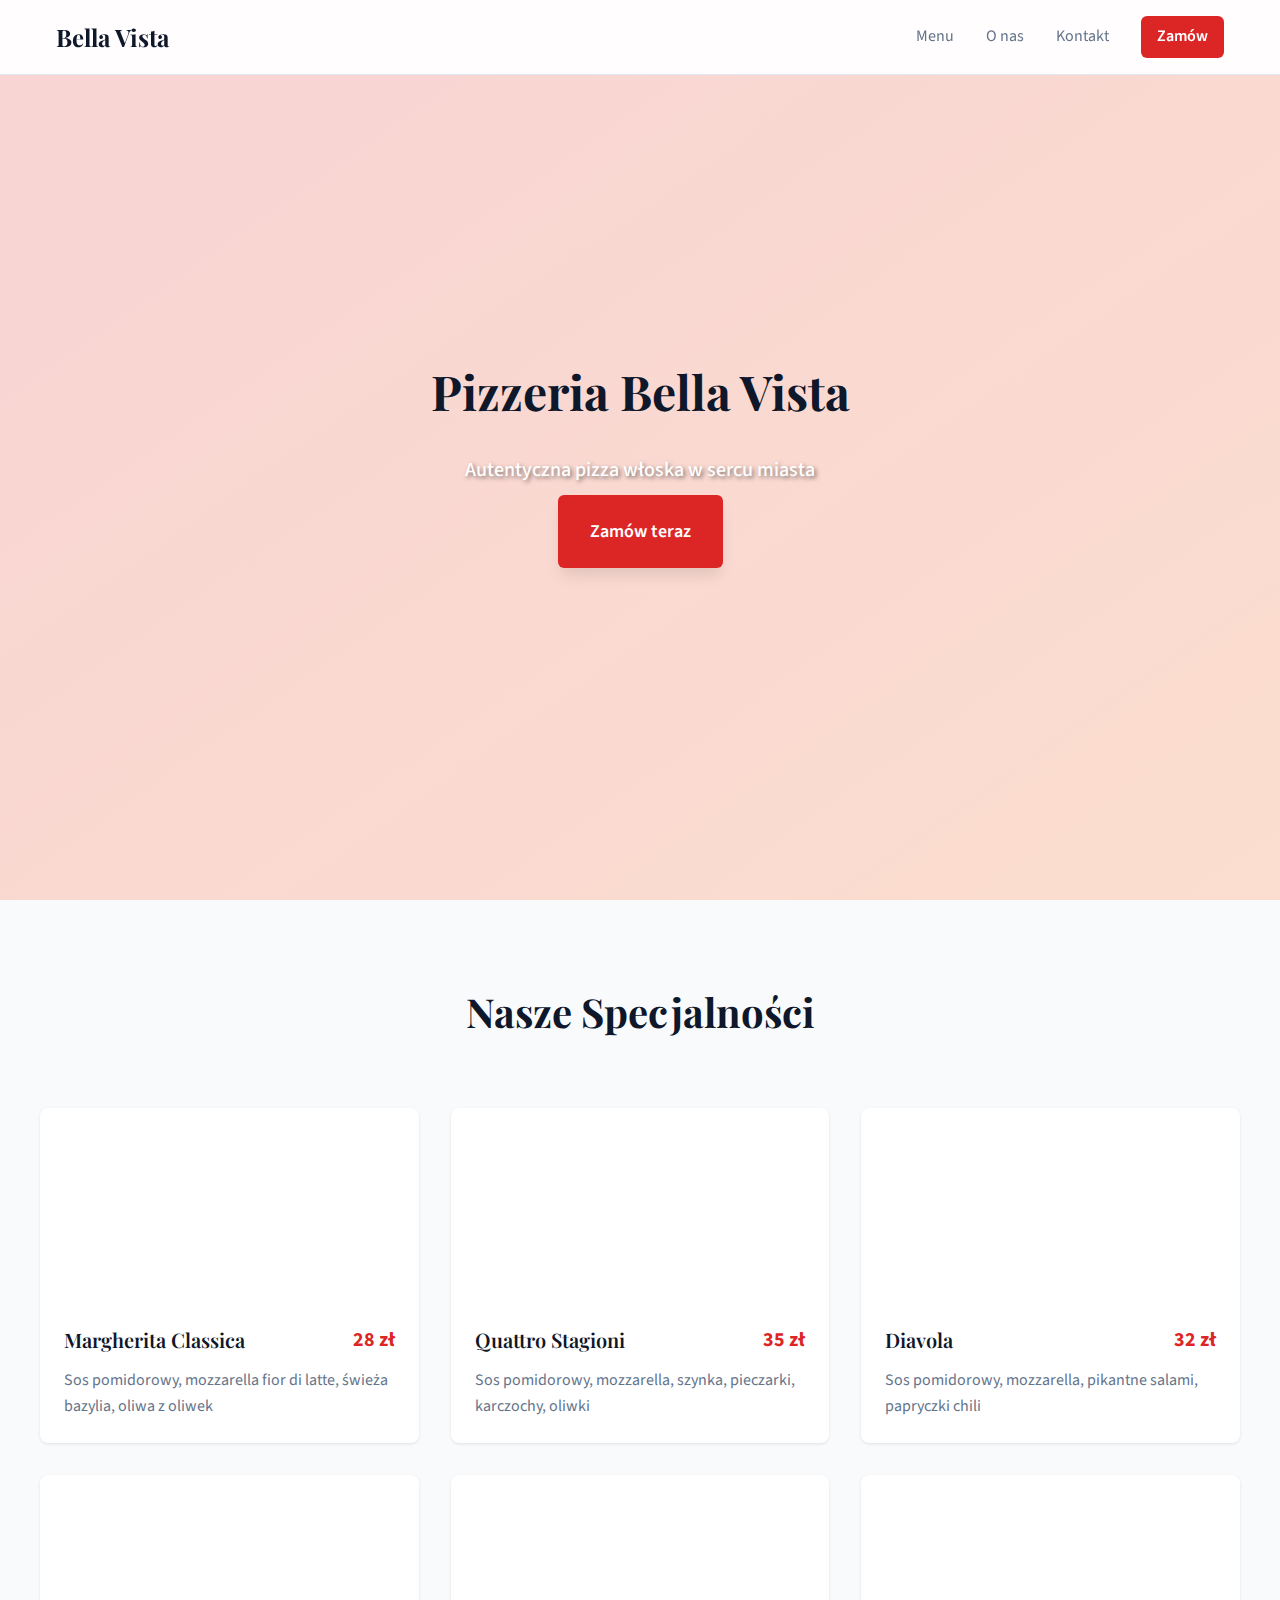
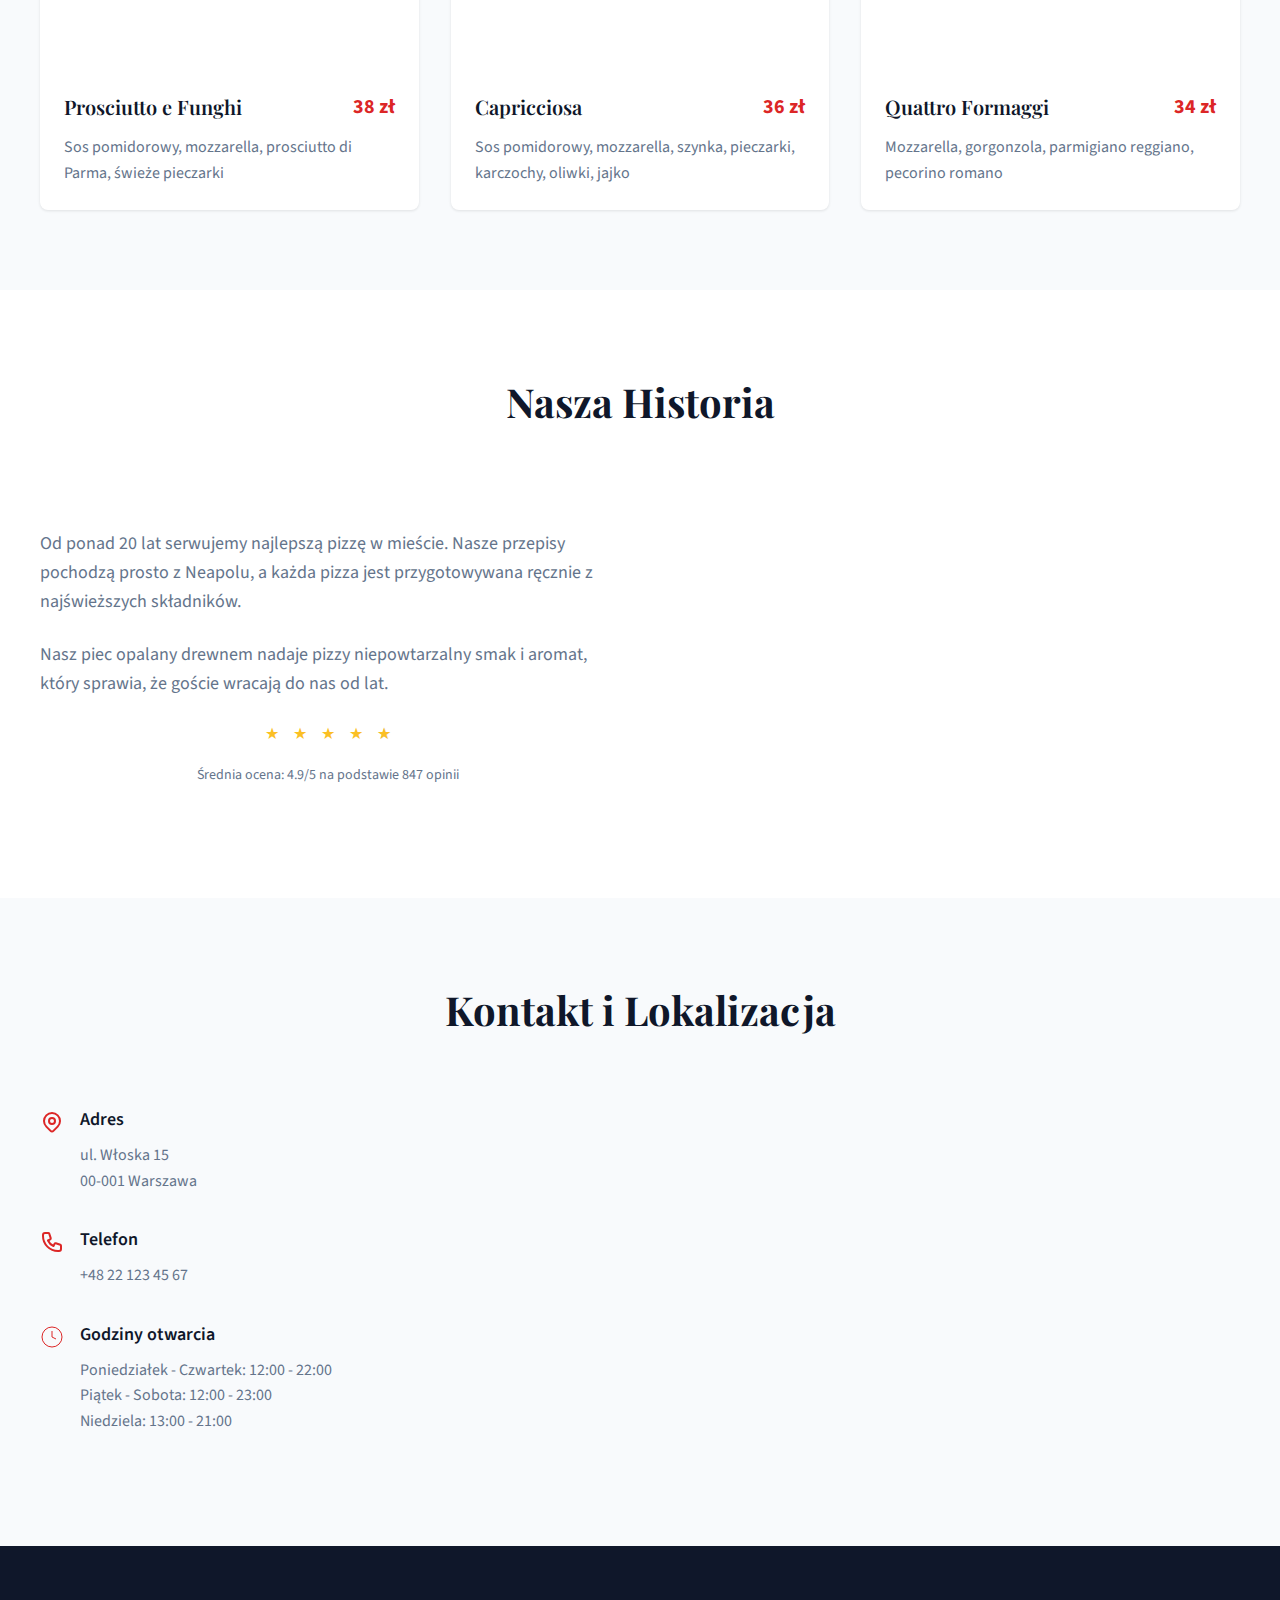
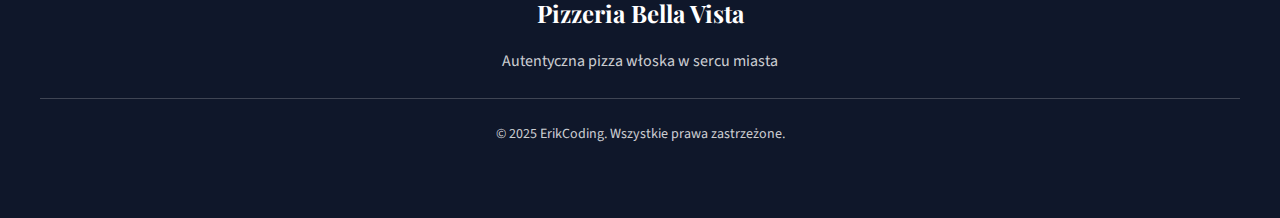
<file: 2pizza.html>
<!DOCTYPE html>
<html lang="pl">
<head>
    <meta charset="UTF-8">
    <meta name="viewport" content="width=device-width, initial-scale=1.0">
    <title>Pizzeria Bella Vista [ErikCoding]</title>
    <link href="https://fonts.googleapis.com/css2?family=Playfair+Display:wght@400;600;700&family=Source+Sans+Pro:wght@400;500;600&display=swap" rel="stylesheet">
    <!-- Dodano link do zewnętrznego pliku CSS -->
    <link rel="stylesheet" href="2pizza.css">
</head>
<body>
    <!-- Header -->
    <header class="header">
        <div class="header-content">
            <a href="#" class="logo font-serif">Bella Vista</a>
            <nav class="nav">
                <a href="#menu">Menu</a>
                <a href="#about">O nas</a>
                <a href="#contact">Kontakt</a>
                <a href="#" class="btn">Zamów</a>
            </nav>
            <button class="btn mobile-menu">☰</button>
        </div>
    </header>

    <!-- Hero Section -->
    <section class="hero">
        <div class="hero-bg"></div>
        <div class="hero-content">
            <h1 class="font-serif">Pizzeria Bella Vista</h1>
            <p>Autentyczna pizza włoska w sercu miasta</p>
            <a href="#menu" class="btn btn-lg">Zamów teraz</a>
        </div>
    </section>

    <!-- Menu Section -->
    <section id="menu" class="section section-bg">
        <div class="container">
            <h2 class="section-title font-serif">Nasze Specjalności</h2>
            <div class="menu-grid">
                <div class="pizza-card">
                    <div class="pizza-image" style="background-image: url('https://images.unsplash.com/photo-1604382354936-07c5d9983bd3?ixlib=rb-4.0.3&auto=format&fit=crop&w=400&q=80')"></div>
                    <div class="pizza-content">
                        <div class="pizza-header">
                            <h3 class="pizza-name font-serif">Margherita Classica</h3>
                            <span class="pizza-price">28 zł</span>
                        </div>
                        <p class="pizza-description">Sos pomidorowy, mozzarella fior di latte, świeża bazylia, oliwa z oliwek</p>
                    </div>
                </div>

                <div class="pizza-card">
                    <div class="pizza-image" style="background-image: url('https://images.unsplash.com/photo-1571407970349-bc81e7e96d47?ixlib=rb-4.0.3&auto=format&fit=crop&w=400&q=80')"></div>
                    <div class="pizza-content">
                        <div class="pizza-header">
                            <h3 class="pizza-name font-serif">Quattro Stagioni</h3>
                            <span class="pizza-price">35 zł</span>
                        </div>
                        <p class="pizza-description">Sos pomidorowy, mozzarella, szynka, pieczarki, karczochy, oliwki</p>
                    </div>
                </div>

                <div class="pizza-card">
                    <div class="pizza-image" style="background-image: url('https://images.unsplash.com/photo-1628840042765-356cda07504e?ixlib=rb-4.0.3&auto=format&fit=crop&w=400&q=80')"></div>
                    <div class="pizza-content">
                        <div class="pizza-header">
                            <h3 class="pizza-name font-serif">Diavola</h3>
                            <span class="pizza-price">32 zł</span>
                        </div>
                        <p class="pizza-description">Sos pomidorowy, mozzarella, pikantne salami, papryczki chili</p>
                    </div>
                </div>

                <div class="pizza-card">
                    <div class="pizza-image" style="background-image: url('https://images.unsplash.com/photo-1574071318508-1cdbab80d002?ixlib=rb-4.0.3&auto=format&fit=crop&w=400&q=80')"></div>
                    <div class="pizza-content">
                        <div class="pizza-header">
                            <h3 class="pizza-name font-serif">Prosciutto e Funghi</h3>
                            <span class="pizza-price">38 zł</span>
                        </div>
                        <p class="pizza-description">Sos pomidorowy, mozzarella, prosciutto di Parma, świeże pieczarki</p>
                    </div>
                </div>

                <div class="pizza-card">
                    <div class="pizza-image" style="background-image: url('https://images.unsplash.com/photo-1593560708920-61dd98c46a4e?ixlib=rb-4.0.3&auto=format&fit=crop&w=400&q=80')"></div>
                    <div class="pizza-content">
                        <div class="pizza-header">
                            <h3 class="pizza-name font-serif">Capricciosa</h3>
                            <span class="pizza-price">36 zł</span>
                        </div>
                        <p class="pizza-description">Sos pomidorowy, mozzarella, szynka, pieczarki, karczochy, oliwki, jajko</p>
                    </div>
                </div>

                <div class="pizza-card">
                    <div class="pizza-image" style="background-image: url('https://images.unsplash.com/photo-1574071318508-1cdbab80d002?ixlib=rb-4.0.3&auto=format&fit=crop&w=400&q=80')"></div>
                    <div class="pizza-content">
                        <div class="pizza-header">
                            <h3 class="pizza-name font-serif">Quattro Formaggi</h3>
                            <span class="pizza-price">34 zł</span>
                        </div>
                        <p class="pizza-description">Mozzarella, gorgonzola, parmigiano reggiano, pecorino romano</p>
                    </div>
                </div>
            </div>
        </div>
    </section>

    <!-- About Section -->
    <section id="about" class="section">
        <div class="container">
            <h2 class="section-title font-serif">Nasza Historia</h2>
            <div class="about-grid">
                <div>
                    <p class="about-text">
                        Od ponad 20 lat serwujemy najlepszą pizzę w mieście. Nasze przepisy pochodzą prosto z Neapolu, a każda pizza jest przygotowywana ręcznie z najświeższych składników.
                    </p>
                    <p class="about-text">
                        Nasz piec opalany drewnem nadaje pizzy niepowtarzalny smak i aromat, który sprawia, że goście wracają do nas od lat.
                    </p>
                    <div class="stars">
                        <span class="star">★</span>
                        <span class="star">★</span>
                        <span class="star">★</span>
                        <span class="star">★</span>
                        <span class="star-partial">★</span>
                    </div>
                    <p class="rating-text">Średnia ocena: 4.9/5 na podstawie 847 opinii</p>
                </div>
                <div class="about-image" style="background-image: url('https://images.unsplash.com/photo-1517248135467-4c7edcad34c4?ixlib=rb-4.0.3&auto=format&fit=crop&w=500&q=80')"></div>
            </div>
        </div>
    </section>

    <!-- Contact Section -->
    <section id="contact" class="section section-bg">
        <div class="container">
            <h2 class="section-title font-serif">Kontakt i Lokalizacja</h2>
            <div class="contact-grid">
                <div>
                    <div class="contact-item">
                        <svg class="contact-icon" fill="none" stroke="currentColor" viewBox="0 0 24 24">
                            <path stroke-linecap="round" stroke-linejoin="round" stroke-width="2" d="M17.657 16.657L13.414 20.9a1.998 1.998 0 01-2.827 0l-4.244-4.243a8 8 0 1111.314 0z"></path>
                            <path stroke-linecap="round" stroke-linejoin="round" stroke-width="2" d="M15 11a3 3 0 11-6 0 3 3 0 016 0z"></path>
                        </svg>
                        <div>
                            <h3 class="contact-title">Adres</h3>
                            <p class="contact-text">
                                ul. Włoska 15<br>
                                00-001 Warszawa
                            </p>
                        </div>
                    </div>

                    <div class="contact-item">
                        <svg class="contact-icon" fill="none" stroke="currentColor" viewBox="0 0 24 24">
                            <path stroke-linecap="round" stroke-linejoin="round" stroke-width="2" d="M3 5a2 2 0 012-2h3.28a1 1 0 01.948.684l1.498 4.493a1 1 0 01-.502 1.21l-2.257 1.13a11.042 11.042 0 005.516 5.516l1.13-2.257a1 1 0 011.21-.502l4.493 1.498a1 1 0 01.684.949V19a2 2 0 01-2 2h-1C9.716 21 3 14.284 3 6V5z"></path>
                        </svg>
                        <div>
                            <h3 class="contact-title">Telefon</h3>
                            <p class="contact-text">+48 22 123 45 67</p>
                        </div>
                    </div>

                    <div class="contact-item">
                        <svg class="contact-icon" fill="none" stroke="currentColor" viewBox="0 0 24 24">
                            <circle cx="12" cy="12" r="10"></circle>
                            <polyline points="12,6 12,12 16,14"></polyline>
                        </svg>
                        <div>
                            <h3 class="contact-title">Godziny otwarcia</h3>
                            <div class="contact-text">
                                <p>Poniedziałek - Czwartek: 12:00 - 22:00</p>
                                <p>Piątek - Sobota: 12:00 - 23:00</p>
                                <p>Niedziela: 13:00 - 21:00</p>
                            </div>
                        </div>
                    </div>
                </div>

                <div class="contact-image" style="background-image: url('https://images.unsplash.com/photo-1555396273-367ea4eb4db5?ixlib=rb-4.0.3&auto=format&fit=crop&w=500&q=80')"></div>
            </div>
        </div>
    </section>

    <!-- Footer -->
    <footer class="footer">
        <div class="container">
            <h3 class="font-serif">Pizzeria Bella Vista</h3>
            <p>Autentyczna pizza włoska w sercu miasta</p>
            <div class="footer-divider">
                <p class="footer-copyright">© 2025 ErikCoding. Wszystkie prawa zastrzeżone.</p>
            </div>
        </div>
    </footer>

    <!-- Dodano link do zewnętrznego pliku JavaScript -->
    <script src="script.js"></script>
</body>
</html>
</file>
<file: 2pizza.css>
* {
  margin: 0;
  padding: 0;
  box-sizing: border-box;
}

:root {
  --primary: #dc2626;
  --primary-foreground: #ffffff;
  --secondary: #ea580c;
  --background: #ffffff;
  --foreground: #0f172a;
  --card: #f8fafc;
  --muted-foreground: #64748b;
  --border: #e2e8f0;
}

body {
  font-family: "Source Sans Pro", sans-serif;
  line-height: 1.6;
  color: var(--foreground);
  background-color: var(--background);
}

.font-serif {
  font-family: "Playfair Display", serif;
}

/* Header Styles */
.header {
  position: fixed;
  top: 0;
  left: 0;
  right: 0;
  z-index: 50;
  background: rgba(255, 255, 255, 0.95);
  backdrop-filter: blur(8px);
  border-bottom: 1px solid var(--border);
}

.header-content {
  max-width: 1200px;
  margin: 0 auto;
  padding: 1rem;
  display: flex;
  align-items: center;
  justify-content: space-between;
}

.logo {
  font-size: 1.5rem;
  font-weight: 700;
  color: var(--foreground);
  text-decoration: none;
}

.nav {
  display: flex;
  align-items: center;
  gap: 2rem;
}

.nav a {
  color: var(--muted-foreground);
  text-decoration: none;
  transition: color 0.3s;
}

.nav a:hover {
  color: var(--foreground);
}

.btn {
  padding: 0.5rem 1rem;
  background: var(--primary);
  color: var(--primary-foreground) !important;
  border: none;
  border-radius: 0.375rem;
  text-decoration: none;
  font-weight: 600;
  cursor: pointer;
  transition: background-color 0.3s;
}

.btn:hover {
  background: #b91c1c;
}

.btn-lg {
  padding: 1.5rem 2rem;
  font-size: 1.125rem;
  box-shadow: 0 10px 15px -3px rgba(0, 0, 0, 0.1);
}

.mobile-menu {
  display: none;
}

/* Hero Section */
.hero {
  position: relative;
  height: 100vh;
  display: flex;
  align-items: center;
  justify-content: center;
  background: linear-gradient(to bottom right, rgba(220, 38, 38, 0.2), rgba(234, 88, 12, 0.2));
}

.hero-bg {
  position: absolute;
  inset: 0;
  background-image: url("https://images.unsplash.com/photo-1513104890138-7c749659a591?ixlib=rb-4.0.3&auto=format&fit=crop&w=1200&q=80");
  background-size: cover;
  background-position: center;
  background-repeat: no-repeat;
  opacity: 0.6;
}

.hero-content {
  position: relative;
  z-index: 10;
  text-align: center;
  padding: 0 1rem;
  max-width: 64rem;
  margin: 0 auto;
}

.hero h1 {
  font-size: 3rem;
  font-weight: 700;
  margin-bottom: 1.5rem;
}

.hero p {
  font-size: 1.25rem;
  color: white;
  margin-bottom: 2rem;
  font-weight: 500;
  text-shadow: 2px 2px 4px rgba(0, 0, 0, 0.5);
}

/* Section Styles */
.section {
  padding: 5rem 1rem;
}

.section-bg {
  background-color: var(--card);
}

.container {
  max-width: 1200px;
  margin: 0 auto;
}

.section-title {
  font-size: 2.5rem;
  font-weight: 700;
  text-align: center;
  margin-bottom: 4rem;
}

/* Menu Grid */
.menu-grid {
  display: grid;
  grid-template-columns: repeat(auto-fit, minmax(300px, 1fr));
  gap: 2rem;
}

.pizza-card {
  background: white;
  border-radius: 0.5rem;
  overflow: hidden;
  box-shadow: 0 1px 3px rgba(0, 0, 0, 0.1);
  transition: box-shadow 0.3s;
}

.pizza-card:hover {
  box-shadow: 0 10px 15px -3px rgba(0, 0, 0, 0.1);
}

.pizza-image {
  height: 12rem;
  background-size: cover;
  background-position: center;
}

.pizza-content {
  padding: 1.5rem;
}

.pizza-header {
  display: flex;
  justify-content: space-between;
  align-items: flex-start;
  margin-bottom: 0.75rem;
}

.pizza-name {
  font-size: 1.25rem;
  font-weight: 600;
}

.pizza-price {
  font-size: 1.25rem;
  font-weight: 700;
  color: var(--primary);
}

.pizza-description {
  color: var(--muted-foreground);
  line-height: 1.6;
}

/* About Section */
.about-grid {
  display: grid;
  grid-template-columns: 1fr 1fr;
  gap: 3rem;
  align-items: center;
}

.about-text {
  font-size: 1.125rem;
  color: var(--muted-foreground);
  line-height: 1.6;
  margin-bottom: 1.5rem;
}

.stars {
  display: flex;
  justify-content: center;
  gap: 0.25rem;
  margin-bottom: 1rem;
}

.star {
  width: 1.5rem;
  height: 1.5rem;
  color: #fbbf24;
  fill: #fbbf24;
}

.star-partial {
  position: relative;
  color: #d1d5db;
}

.star-partial::before {
  content: "★";
  position: absolute;
  width: 90%;
  overflow: hidden;
  color: #fbbf24;
}

.rating-text {
  font-size: 0.875rem;
  color: var(--muted-foreground);
  text-align: center;
}

.about-image {
  height: 20rem;
  background-size: cover;
  background-position: center;
  border-radius: 0.5rem;
}

/* Contact Section */
.contact-grid {
  display: grid;
  grid-template-columns: 1fr 1fr;
  gap: 3rem;
}

.contact-item {
  display: flex;
  align-items: flex-start;
  gap: 1rem;
  margin-bottom: 2rem;
}

.contact-icon {
  width: 1.5rem;
  height: 1.5rem;
  color: var(--primary);
  margin-top: 0.25rem;
  flex-shrink: 0;
}

.contact-title {
  font-weight: 600;
  font-size: 1.125rem;
  margin-bottom: 0.5rem;
}

.contact-text {
  color: var(--muted-foreground);
}

.contact-image {
  height: 20rem;
  background-size: cover;
  background-position: center;
  border-radius: 0.5rem;
}

/* Footer */
.footer {
  background-color: var(--foreground);
  color: var(--background);
  padding: 3rem 1rem;
  text-align: center;
}

.footer h3 {
  font-size: 1.5rem;
  font-weight: 700;
  margin-bottom: 1rem;
}

.footer p {
  color: rgba(255, 255, 255, 0.8);
  margin-bottom: 1.5rem;
}

.footer-divider {
  border-top: 1px solid rgba(255, 255, 255, 0.2);
  padding-top: 1.5rem;
}

.footer-copyright {
  color: rgba(255, 255, 255, 0.6);
  font-size: 0.875rem;
}

/* Responsive */
@media (max-width: 768px) {
  .nav {
    display: none;
  }

  .mobile-menu {
    display: block;
  }

  .hero h1 {
    font-size: 2rem;
  }

  .hero p {
    font-size: 1rem;
  }

  .section-title {
    font-size: 2rem;
  }

  .about-grid,
  .contact-grid {
    grid-template-columns: 1fr;
  }
}
</file>
